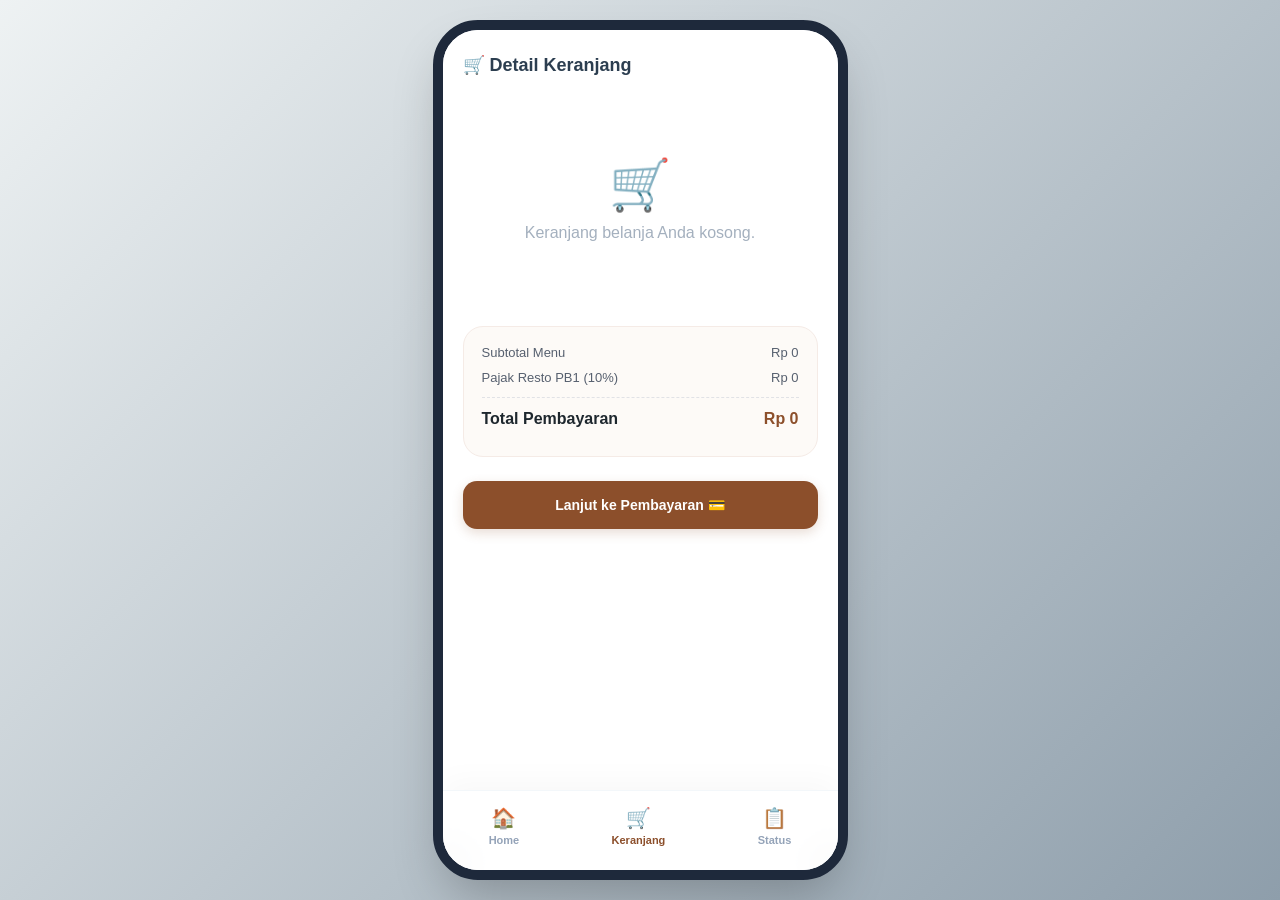
<file: cart.html>
<!DOCTYPE html>
<html lang="id">
<head>
    <meta charset="UTF-8">
    <meta name="viewport" content="width=device-width, initial-scale=1.0">
    <title>Sunday Coffee - Keranjang</title>
    <link rel="stylesheet" href="style.css">
    <style>
        .cart-item { display: flex; align-items: center; gap: 16px; padding: 16px 0; border-bottom: 1px solid #f1f2f6; }
        .cart-img { width: 60px; height: 60px; object-fit: contain; background: #f8f9fa; border-radius: 12px; }
        .cart-details { flex: 1; }
        .cart-details h4 { font-size: 14px; color: #2c3e50; margin-bottom: 4px; }
        .qty-box { display: flex; align-items: center; gap: 12px; border: 1px solid #e1e2e6; padding: 6px 12px; border-radius: 20px; background: #f8f9fa; }
        .qty-btn { border: none; background: transparent; font-weight: bold; cursor: pointer; color: #8c4f2b; font-size: 14px; }
        .summary-card { background: #fdfaf7; border: 1px solid #f5ebe6; padding: 18px; border-radius: 20px; margin-top: 24px; }
        .summary-row { display: flex; justify-content: space-between; font-size: 13px; margin-bottom: 10px; color: #57606f; }
    </style>
</head>
<body>

    <div class="mobile-container">
        <div class="scroll-content">
            <h3 style="margin-bottom: 20px; color: #2c3e50; font-size: 18px; font-weight: 800;">🛒 Detail Keranjang</h3>
            
            <!-- List Item Belanjaan -->
            <div id="cart-list"></div>

            <!-- Rincian Biaya -->
            <div class="summary-card">
                <div class="summary-row"><span>Subtotal Menu</span><span id="subtotal">Rp 0</span></div>
                <div class="summary-row"><span>Pajak Resto PB1 (10%)</span><span id="pajak">Rp 0</span></div>
                <hr style="border: 0; border-top: 1px dashed #e1e2e6; margin: 12px 0;">
                <div class="summary-row" style="font-weight: 800; color: #1e272e; font-size: 16px;">
                    <span>Total Pembayaran</span>
                    <span id="total" style="color: #8c4f2b;">Rp 0</span>
                </div>
            </div>

            <button class="btn-tambah" style="margin-top: 24px; padding: 16px; font-size: 14px; background-color: #8c4f2b; box-shadow: 0 4px 12px rgba(140, 79, 43, 0.2);" onclick="location.href='payment.html'">
                Lanjut ke Pembayaran 💳
            </button>
        </div>

        <!-- Tetap Terkunci Statis di Bawah HP -->
        <div class="bottom-nav">
            <a href="index.html" class="nav-item"><span>🏠</span>Home</a>
            <a href="cart.html" class="nav-item active"><span>🛒</span>Keranjang</a>
            <a href="success.html" class="nav-item"><span>📋</span>Status</a>
        </div>
    </div>

    <script>
        let keranjang = JSON.parse(localStorage.getItem('keranjang_mas_amba')) || [];

        function renderKeranjang() {
            const container = document.getElementById('cart-list');
            if(keranjang.length === 0) {
                container.innerHTML = `
                    <div style="text-align:center; padding:60px 0; color:#a4b0be;">
                        <span style="font-size: 50px; display:block; margin-bottom:10px;">🛒</span>
                        Keranjang belanja Anda kosong.
                    </div>`;
                return;
            }
            container.innerHTML = '';
            let subtotal = 0;

            keranjang.forEach((item, index) => {
                subtotal += item.harga * item.qty;
                container.innerHTML += `
                    <div class="cart-item">
                        <img src="${item.gambar}" class="cart-img" onerror="this.src='assets/images/logo.jpg'">
                        <div class="cart-details">
                            <h4>${item.nama}</h4>
                            <p style="font-size:13px; color:#8c4f2b; font-weight:700;">Rp ${(item.harga * item.qty).toLocaleString('id-ID')}</p>
                        </div>
                        <div class="qty-box">
                            <button class="qty-btn" onclick="ubahJumlah(${index}, -1)">-</button>
                            <span style="font-size:13px; font-weight:bold; color:#2c3e50;">${item.qty}</span>
                            <button class="qty-btn" onclick="ubahJumlah(${index}, 1)">+</button>
                        </div>
                    </div>
                `;
            });

            let tax = subtotal * 0.1;
            let total = subtotal + tax;
            document.getElementById('subtotal').innerText = `Rp ${subtotal.toLocaleString('id-ID')}`;
            document.getElementById('pajak').innerText = `Rp ${tax.toLocaleString('id-ID')}`;
            document.getElementById('total').innerText = `Rp ${total.toLocaleString('id-ID')}`;
            localStorage.setItem('total_bayar_mas_amba', total);
        }

        function ubahJumlah(index, aksi) {
            keranjang[index].qty += aksi;
            if(keranjang[index].qty <= 0) keranjang.splice(index, 1);
            localStorage.setItem('keranjang_mas_amba', JSON.stringify(keranjang));
            renderKeranjang();
        }

        renderKeranjang();
    </script>
</body>
</html>
</file>
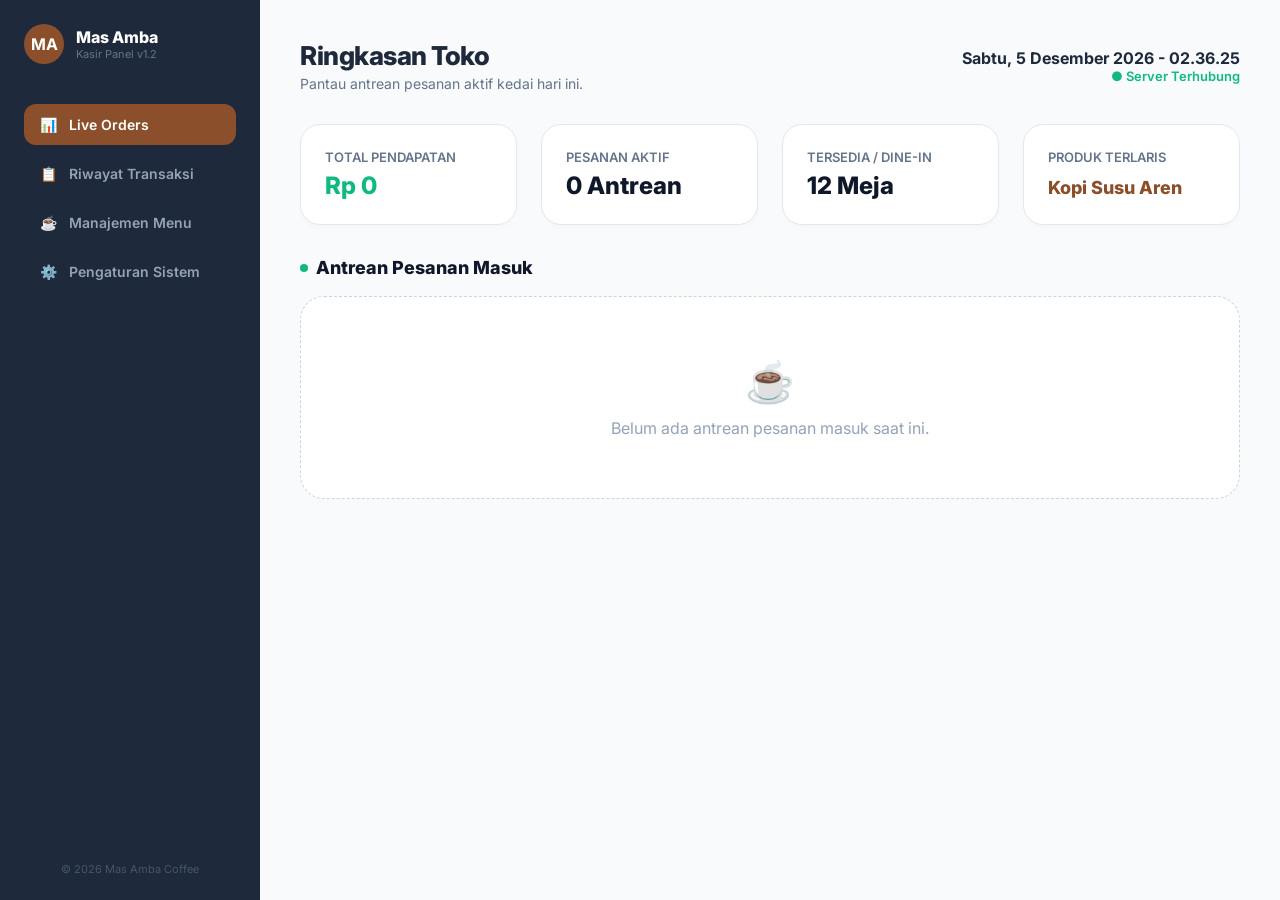
<file: dashboard.html>
<!DOCTYPE html>
<html lang="id">
<head>
    <meta charset="UTF-8">
    <meta name="viewport" content="width=device-width, initial-scale=1.0">
    <title>Mas Amba - Dashboard Kasir & Barista</title>
    <link href="https://fonts.googleapis.com/css2?family=Inter:wght@400;600;700;800&display=swap" rel="stylesheet">
    <link rel="stylesheet" href="dashboard.css">
</head>
<body>

    <!-- SIDEBAR NAVIGASI -->
    <div class="sidebar">
        <div>
            <div class="brand-section">
                <div class="brand-logo">MA</div>
                <div>
                    <h2>Mas Amba</h2>
                    <p>Kasir Panel v1.2</p>
                </div>
            </div>
            <nav>
                <a href="#" class="menu-link active" onclick="switchTab(event, 'live-orders')"><span>📊</span> Live Orders</a>
                <a href="#" class="menu-link" onclick="switchTab(event, 'riwayat')"><span>📋</span> Riwayat Transaksi</a>
                <a href="#" class="menu-link" onclick="switchTab(event, 'manajemen-menu')"><span>☕</span> Manajemen Menu</a>
                <a href="#" class="menu-link" onclick="switchTab(event, 'pengaturan')"><span>⚙️</span> Pengaturan Sistem</a>
            </nav>
        </div>
        <p class="sidebar-footer">© 2026 Mas Amba Coffee</p>
    </div>

    <!-- AREA KONTEN UTAMA -->
    <div class="main-content">
        <div class="header-dashboard">
            <div>
                <h1 id="page-title">Ringkasan Toko</h1>
                <p class="subtitle" id="page-subtitle">Pantau antrean pesanan aktif kedai hari ini.</p>
            </div>
            <div class="server-status">
                <p id="live-clock">Memuat waktu...</p>
                <p class="status-indicator">● Server Terhubung</p>
            </div>
        </div>

        <!-- ================= TAB 1: LIVE ORDERS ================= -->
        <div id="content-live-orders" class="tab-content active">
            <!-- STATS CARDS -->
            <div class="stats-grid">
                <div class="stat-card">
                    <p>TOTAL PENDAPATAN</p>
                    <h3 class="txt-success" id="stat-pendapatan">Rp 0</h3>
                </div>
                <div class="stat-card">
                    <p>PESANAN AKTIF</p>
                    <h3 id="stat-aktif">0 Antrean</h3>
                </div>
                <div class="stat-card">
                    <p>TERSEDIA / DINE-IN</p>
                    <h3>12 Meja</h3>
                </div>
                <div class="stat-card">
                    <p>PRODUK TERLARIS</p>
                    <h3 class="txt-brand">Kopi Susu Aren</h3>
                </div>
            </div>

            <h3 class="section-title"><span class="live-indicator"></span> Antrean Pesanan Masuk</h3>
            <div class="order-grid" id="live-order-container">
                <!-- Data Pesanan Masuk Mas Amba Di-render via JS -->
            </div>
        </div>

        <!-- ================= TAB 2: RIWAYAT TRANSAKSI ================= -->
        <div id="content-riwayat" class="tab-content">
            <div class="card-table-container">
                <table class="data-table">
                    <thead>
                        <tr>
                            <th>ID Pesanan</th>
                            <th>Waktu</th>
                            <th>No. Meja</th>
                            <th>Detail Menu</th>
                            <th>Total Bayar</th>
                            <th>Status</th>
                        </tr>
                    </thead>
                    <tbody id="riwayat-table-body">
                        <!-- Data riwayat closing/arsip masuk ke sini -->
                    </tbody>
                </table>
            </div>
        </div>

        <!-- ================= TAB 3: MANAJEMEN MENU ================= -->
        <div id="content-manajemen-menu" class="tab-content">
            <div class="menu-management-header">
                <h3>Daftar Menu Kedai Mas Amba</h3>
                <button class="btn-action btn-serve" style="width: auto; padding: 10px 20px;">+ Tambah Menu Baru</button>
            </div>
            <div class="card-table-container">
                <table class="data-table">
                    <thead>
                        <tr>
                            <th>Produk</th>
                            <th>Kategori</th>
                            <th>Harga Satuan</th>
                            <th>Status Stok</th>
                            <th>Aksi</th>
                        </tr>
                    </thead>
                    <tbody>
                        <tr>
                            <td><strong>Kopi Susu Aren</strong></td>
                            <td>Coffee</td>
                            <td>Rp 15.000</td>
                            <td><span class="status-badge status-siap">Tersedia</span></td>
                            <td><button class="btn-action btn-serve" style="padding: 4px 10px; font-size:11px;">Edit</button></td>
                        </tr>
                        <tr>
                            <td><strong>Matcha Signature</strong></td>
                            <td>Non-Coffee</td>
                            <td>Rp 20.000</td>
                            <td><span class="status-badge status-siap">Tersedia</span></td>
                            <td><button class="btn-action btn-serve" style="padding: 4px 10px; font-size:11px;">Edit</button></td>
                        </tr>
                        <tr>
                            <td><strong>Croissant Chocolate</strong></td>
                            <td>Pastry</td>
                            <td>Rp 18.000</td>
                            <td><span class="status-badge status-proses" style="background:#fee2e2; color:#ef4444;">Habis</span></td>
                            <td><button class="btn-action btn-serve" style="padding: 4px 10px; font-size:11px;">Edit</button></td>
                        </tr>
                    </tbody>
                </table>
            </div>
        </div>

        <!-- ================= TAB 4: PENGATURAN SISTEM ================= -->
        <div id="content-pengaturan" class="tab-content">
            <div class="stat-card" style="max-width: 600px; padding: 30px;">
                <h3 style="font-size: 18px; margin-bottom: 20px;">Konfigurasi Printer & Kasir</h3>
                <div style="margin-bottom: 15px;">
                    <label style="display:block; font-size:13px; font-weight:700; margin-bottom:6px;">Nama Kedai / Outlet</label>
                    <input type="text" value="Mas Amba Coffee - Cabang Semarang" style="width:100%; padding:10px; border:1px solid #e2e8f0; border-radius:8px;">
                </div>
                <div style="margin-bottom: 20px;">
                    <label style="display:block; font-size:13px; font-weight:700; margin-bottom:6px;">Pajak PB1 / Restoran</label>
                    <input type="text" value="10%" style="width:100%; padding:10px; border:1px solid #e2e8f0; border-radius:8px;">
                </div>
                <button class="btn-action btn-serve" onclick="alert('Pengaturan berhasil disimpan!')">Simpan Perubahan</button>
            </div>
        </div>

    </div>

    <script src="dashboard.js"></script>
</body>
</html>
</file>
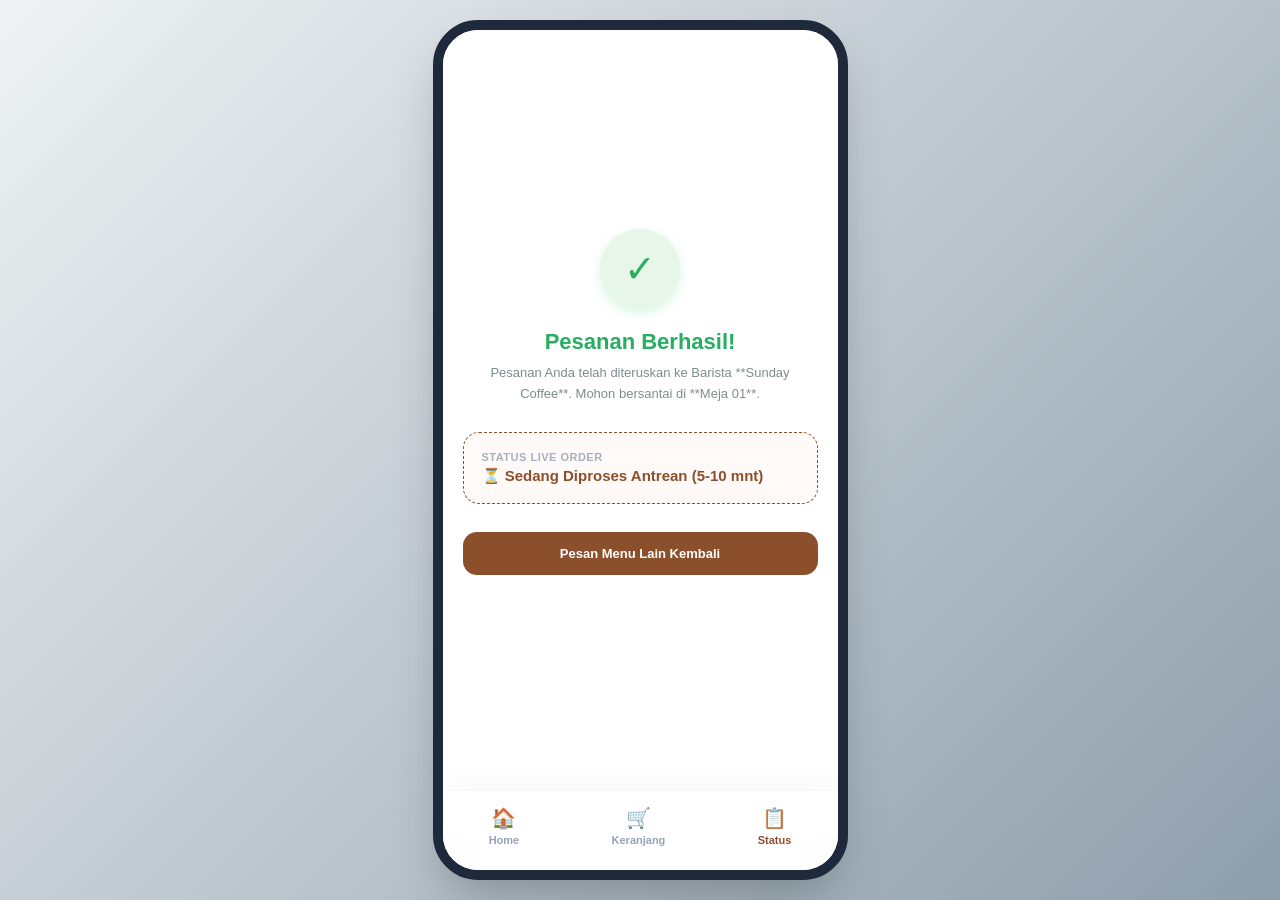
<file: success.html>
<!DOCTYPE html>
<html lang="id">
<head>
    <meta charset="UTF-8">
    <meta name="viewport" content="width=device-width, initial-scale=1.0">
    <title>Sunday Coffee - Pesanan Berhasil</title>
    <link rel="stylesheet" href="style.css">
</head>
<body>

    <div class="mobile-container">
        <div class="scroll-content" style="display: flex; flex-direction: column; align-items: center; justify-content: center; min-height: 100%; text-align: center;">
            
            <div style="background: #e8f5e9; width: 80px; height: 80px; border-radius: 50%; display: flex; align-items: center; justify-content: center; margin-bottom: 20px; box-shadow: 0 4px 12px rgba(46, 213, 115, 0.2);">
                <span style="font-size: 38px; color: #27ae60;">✓</span>
            </div>

            <h2 style="color: #27ae60; font-size: 22px; font-weight: 800;">Pesanan Berhasil!</h2>
            <p style="font-size: 13px; color: #7f8c8d; line-height: 1.6; padding: 0 15px; margin-top: 8px;">
                Pesanan Anda telah diteruskan ke Barista **Sunday Coffee**. Mohon bersantai di **Meja 01**.
            </p>

            <div style="background: #fffaf7; border: 1px dashed #8c4f2b; padding: 18px; border-radius: 16px; width: 100%; margin: 28px 0; text-align: left;">
                <p style="font-size: 11px; color: #a4b0be; font-weight: 700; text-transform: uppercase; letter-spacing: 0.5px;">Status Live Order</p>
                <h3 style="color: #8c4f2b; font-size: 15px; margin-top: 4px; font-weight: 700;">⏳ Sedang Diproses Antrean (5-10 mnt)</h3>
            </div>

            <button class="btn-tambah" style="padding: 14px; font-size: 13px;" onclick="location.href='index.html'">
                Pesan Menu Lain Kembali
            </button>
        </div>

        <div class="bottom-nav">
            <a href="index.html" class="nav-item"><span>🏠</span>Home</a>
            <a href="cart.html" class="nav-item"><span>🛒</span>Keranjang</a>
            <a href="success.html" class="nav-item active"><span>📋</span>Status</a>
        </div>
    </div>

</body>
</html>
</file>
<file: style.css>
* {
    margin: 0;
    padding: 0;
    box-sizing: border-box;
    font-family: 'Inter', -apple-system, BlinkMacSystemFont, "Segoe UI", Roboto, sans-serif;
}

body {
    background: linear-gradient(135deg, #eef2f3 0%, #8e9eab 100%);
    display: flex;
    justify-content: center;
    align-items: center;
    min-height: 100vh;
    padding: 20px 0;
}

/* Bingkai Smartphone HD Ultra Premium */
.mobile-container {
    width: 100%;
    max-width: 415px;
    height: 860px;
    background-color: #f8fafc;
    border-radius: 45px;
    box-shadow: 0 25px 50px -12px rgba(0, 0, 0, 0.25);
    border: 10px solid #1e293b; /* Casing HP fisik yang solid */
    position: relative;
    display: flex;
    flex-direction: column;
    overflow: hidden;
}

/* Area Konten Tengah */
.scroll-content {
    flex: 1;
    overflow-y: auto;
    padding: 24px 20px 120px 20px;
    background: #ffffff;
}
.scroll-content::-webkit-scrollbar {
    display: none;
}

/* Header Mas Amba Premium */
.header-kedai {
    display: flex;
    align-items: center;
    gap: 14px;
    margin-bottom: 24px;
    background: #f8fafc;
    padding: 12px 16px;
    border-radius: 20px;
    border: 1px solid #f1f5f9;
}
.logo-app { 
    width: 48px; 
    height: 48px; 
    border-radius: 50%; 
    object-fit: cover; 
    box-shadow: 0 4px 10px rgba(140, 79, 43, 0.15);
}
.header-text h2 { font-size: 18px; color: #0f172a; font-weight: 800; letter-spacing: -0.5px; }
.header-text p { font-size: 11px; color: #10b981; font-weight: 700; display: flex; align-items: center; gap: 4px; }

/* Banner Promo Neo-Morph */
.promo-banner {
    background: linear-gradient(135deg, #8c4f2b 0%, #593119 100%);
    color: white;
    padding: 24px;
    border-radius: 24px;
    margin-bottom: 26px;
    position: relative;
    box-shadow: 0 10px 25px rgba(140, 79, 43, 0.25);
    overflow: hidden;
}
.promo-banner::before {
    content: '';
    position: absolute;
    top: -20px;
    right: -20px;
    width: 100px;
    height: 100px;
    background: rgba(255,255,255,0.05);
    border-radius: 50%;
}
.promo-badge {
    background: rgba(255, 255, 255, 0.2);
    backdrop-filter: blur(4px);
    color: #fff;
    font-size: 9px;
    font-weight: 800;
    padding: 5px 12px;
    border-radius: 30px;
    display: inline-block;
    margin-bottom: 12px;
    letter-spacing: 0.5px;
    border: 1px solid rgba(255,255,255,0.1);
}
.promo-banner h3 { font-size: 17px; margin-bottom: 6px; font-weight: 800; line-height: 1.4; }
.promo-banner p { font-size: 11px; opacity: 0.85; line-height: 1.6; }

/* Tabs Kategori Smooth */
.kategori-tabs {
    display: flex;
    gap: 8px;
    margin-bottom: 26px;
    overflow-x: auto;
}
.tab-btn {
    background-color: #f1f5f9;
    color: #64748b;
    border: none;
    padding: 10px 20px;
    border-radius: 16px;
    font-size: 12px;
    font-weight: 700;
    cursor: pointer;
    transition: all 0.25s cubic-bezier(0.4, 0, 0.2, 1);
}
.tab-btn.active {
    background-color: #8c4f2b;
    color: #ffffff;
    box-shadow: 0 8px 16px rgba(140, 79, 43, 0.2);
}

/* Grid Menu HD */
#menu-container {
    display: grid;
    grid-template-columns: 1fr 1fr;
    gap: 16px;
}
.card-menu {
    background: #ffffff;
    border: 1px solid #f1f5f9;
    border-radius: 24px;
    padding: 14px;
    box-shadow: 0 4px 6px -1px rgba(0, 0, 0, 0.02), 0 2px 4px -1px rgba(0, 0, 0, 0.01);
    display: flex;
    flex-direction: column;
    justify-content: space-between;
    transition: all 0.25s ease;
}
.card-menu:hover {
    transform: translateY(-2px);
    box-shadow: 0 10px 20px rgba(0,0,0,0.04);
    border-color: #e2e8f0;
}
.img-menu {
    width: 100%;
    height: 125px;
    object-fit: contain;
    margin-bottom: 12px;
}
.menu-info h4 { font-size: 13px; color: #1e293b; margin-bottom: 4px; font-weight: 700; line-height: 1.4; }
.menu-info .harga { font-size: 14px; color: #8c4f2b; font-weight: 800; margin-bottom: 12px; }

/* Tombol Tambah Lebih Soft */
.btn-tambah {
    width: 100%;
    background-color: #8c4f2b;
    color: white;
    border: none;
    padding: 11px 0;
    border-radius: 14px;
    font-size: 12px;
    font-weight: 700;
    cursor: pointer;
    transition: all 0.2s;
}
.btn-tambah:active { transform: scale(0.97); background-color: #593119; }

/* Floating Cart Glassmorphic */
.floating-cart {
    position: absolute;
    bottom: 96px;
    left: 20px;
    right: 20px;
    background: linear-gradient(135deg, #10b981, #059669);
    color: white;
    padding: 16px 22px;
    border-radius: 20px;
    display: flex;
    justify-content: space-between;
    align-items: center;
    box-shadow: 0 10px 25px rgba(16, 185, 129, 0.3);
    z-index: 99;
}
.view-cart-btn { color: white; text-decoration: none; font-weight: 800; font-size: 13px; }

/* Bottom Nav Glassmorphism Premium */
.bottom-nav {
    position: absolute;
    bottom: 0;
    left: 0;
    right: 0;
    height: 80px;
    background: rgba(255, 255, 255, 0.85);
    backdrop-filter: blur(20px);
    border-top: 1px solid rgba(241, 245, 249, 0.8);
    display: flex;
    justify-content: space-around;
    align-items: center;
    z-index: 100;
    padding-bottom: 10px;
    box-shadow: 0 -8px 32px rgba(0, 0, 0, 0.03);
}
.nav-item {
    display: flex;
    flex-direction: column;
    align-items: center;
    text-decoration: none;
    color: #94a3b8;
    font-size: 11px;
    font-weight: 700;
    transition: color 0.25s;
}
.nav-item.active { color: #8c4f2b; }
.nav-item span { font-size: 20px; margin-bottom: 4px; }

/* Metode Pembayaran Card */
.method-card {
    display: flex;
    align-items: center;
    justify-content: space-between;
    background-color: #ffffff;
    border: 2px solid #e2e8f0;
    border-radius: 16px;
    padding: 18px 20px;
    margin-bottom: 12px;
    cursor: pointer;
    transition: all 0.2s ease;
}
.method-card.selected {
    border-color: #8c4f2b;
    background-color: #fffaf7;
    box-shadow: 0 4px 12px rgba(140, 79, 43, 0.06);
}
.method-card input[type="radio"] {
    accent-color: #8c4f2b;
    width: 18px;
    height: 18px;
}
.qr-display-box {
    background-color: #f8fafc;
    border: 2px dashed #cbd5e1;
    border-radius: 24px;
    padding: 24px;
    text-align: center;
    margin: 20px 0;
}
.timer-text { font-size: 12px; color: #ef4444; font-weight: 700; margin-top: 8px; }
</file>
<file: dashboard.css>
* {
    margin: 0;
    padding: 0;
    box-sizing: border-box;
    font-family: 'Inter', sans-serif;
}

body {
    background-color: #f8fafc;
    color: #1e293b;
    display: flex;
    min-height: 100vh;
}

/* --- SIDEBAR STYLE --- */
.sidebar {
    width: 260px;
    background-color: #1e293b;
    color: white;
    padding: 24px;
    display: flex;
    flex-direction: column;
    justify-content: space-between;
    position: fixed;
    height: 100vh;
    left: 0;
    top: 0;
}

.brand-section {
    display: flex;
    align-items: center;
    gap: 12px;
    margin-bottom: 40px;
}

.brand-section h2 {
    font-size: 16px; 
    font-weight: 800;
}

.brand-section p {
    font-size: 11px; 
    color: #64748b;
}

.brand-logo {
    width: 40px;
    height: 40px;
    border-radius: 50%;
    background: #8c4f2b;
    display: flex;
    align-items: center;
    justify-content: center;
    font-weight: bold;
    font-size: 16px;
}

.menu-link {
    display: flex;
    align-items: center;
    gap: 12px;
    color: #94a3b8;
    text-decoration: none;
    padding: 12px 16px;
    border-radius: 12px;
    font-weight: 600;
    font-size: 14px;
    margin-bottom: 8px;
    transition: all 0.2s;
}

.menu-link.active, .menu-link:hover {
    background-color: #8c4f2b;
    color: white;
}

.sidebar-footer {
    font-size: 11px; 
    color: #475569; 
    text-align: center;
}

/* --- MAIN CONTENT AREA --- */
.main-content {
    flex: 1;
    padding: 40px;
    margin-left: 260px; /* Jarak pas dari Lebar Sidebar */
    overflow-y: auto;
}

.header-dashboard {
    display: flex;
    justify-content: space-between;
    align-items: center;
    margin-bottom: 32px;
}

.header-dashboard h1 {
    font-size: 26px; 
    font-weight: 800; 
    letter-spacing: -0.5px;
}

.header-dashboard .subtitle {
    color: #64748b; 
    font-size: 14px; 
    margin-top: 4px;
}

.server-status {
    text-align: right;
}

.server-status #live-clock {
    font-weight: 700;
}

.status-indicator {
    font-size: 13px; 
    color: #10b981; 
    font-weight: 600;
}

/* --- STATS GRID --- */
.stats-grid {
    display: grid;
    grid-template-columns: repeat(4, 1fr);
    gap: 24px;
    margin-bottom: 32px;
}

.stat-card {
    background: white;
    padding: 24px;
    border-radius: 20px;
    border: 1px solid #e2e8f0;
    box-shadow: 0 4px 6px -1px rgba(0,0,0,0.02);
}

.stat-card p { 
    font-size: 13px; 
    color: #64748b; 
    font-weight: 600; 
}

.stat-card h3 { 
    font-size: 24px; 
    color: #0f172a; 
    font-weight: 800; 
    margin-top: 6px; 
}

.txt-success { color: #10b981 !important; }
.txt-brand { color: #8c4f2b !important; font-size: 18px !important; margin-top: 12px !important; }

/* --- LIVE ORDER MONITOR --- */
.section-title {
    font-size: 18px;
    font-weight: 800;
    margin-bottom: 18px;
    color: #0f172a;
    display: flex;
    align-items: center;
    gap: 8px;
}

.live-indicator {
    width: 8px;
    height: 8px;
    background-color: #10b981;
    border-radius: 50%;
    animation: pulse 1.5s infinite;
}

.order-grid {
    display: grid;
    grid-template-columns: repeat(3, 1fr);
    gap: 24px;
}

.order-card {
    background: white;
    border: 1px solid #e2e8f0;
    border-radius: 24px;
    padding: 24px;
    box-shadow: 0 10px 15px -3px rgba(0,0,0,0.02);
    display: flex;
    flex-direction: column;
    justify-content: space-between;
    position: relative;
}

.order-card.priority {
    border-left: 5px solid #8c4f2b;
}

.order-header {
    display: flex;
    justify-content: space-between;
    margin-bottom: 16px;
}

.table-badge {
    background: #fffaf7;
    color: #8c4f2b;
    font-weight: 800;
    padding: 6px 14px;
    border-radius: 30px;
    font-size: 12px;
    border: 1px solid #f5ebe6;
}

.status-badge {
    font-size: 11px;
    font-weight: 700;
    padding: 6px 12px;
    border-radius: 30px;
}

.status-proses { background: #fef3c7; color: #d97706; }
.status-siap { background: #e0f2fe; color: #0284c7; }

.item-list {
    list-style: none;
    margin-bottom: 20px;
}

.item-list li {
    font-size: 14px;
    color: #334155;
    padding: 8px 0;
    border-bottom: 1px dashed #f1f5f9;
    display: flex;
    justify-content: space-between;
}

.total-row {
    display: flex; 
    justify-content: space-between; 
    font-size: 14px; 
    margin-bottom: 16px; 
    font-weight: 700;
}

.total-row .price {
    color: #8c4f2b;
}

/* --- BUTTONS --- */
.btn-action {
    width: 100%;
    border: none;
    padding: 12px;
    border-radius: 12px;
    font-weight: 700;
    font-size: 13px;
    cursor: pointer;
    transition: all 0.2s;
    text-align: center;
}

.btn-serve { background-color: #8c4f2b; color: white; }
.btn-serve:hover { background-color: #593119; }
.btn-done { background-color: #10b981; color: white; }
.btn-done:hover { background-color: #059669; }

/* ANIMASI PULSE */
@keyframes pulse {
    0% { transform: scale(0.95); box-shadow: 0 0 0 0 rgba(16, 185, 129, 0.7); }
    70% { transform: scale(1); box-shadow: 0 0 0 6px rgba(16, 185, 129, 0); }
    100% { transform: scale(0.95); box-shadow: 0 0 0 0 rgba(16, 185, 129, 0); }
}

/* --- FITUR SPA TAB CONTENT --- */
.tab-content {
    display: none; /* Sembunyikan konten secara default */
}

.tab-content.active {
    display: block; /* Tampilkan tab yang aktif saja */
}

/* --- TABEL DATA STYLE --- */
.card-table-container {
    background: white;
    border-radius: 20px;
    border: 1px solid #e2e8f0;
    box-shadow: 0 4px 6px -1px rgba(0,0,0,0.02);
    padding: 16px;
    margin-top: 10px;
    overflow-x: auto;
}

.data-table {
    width: 100%;
    border-collapse: collapse;
    text-align: left;
}

.data-table th {
    background-color: #f8fafc;
    color: #64748b;
    font-size: 13px;
    font-weight: 700;
    padding: 14px 16px;
    border-bottom: 1px solid #e2e8f0;
}

.data-table td {
    padding: 16px;
    font-size: 14px;
    border-bottom: 1px solid #f1f5f9;
    color: #334155;
}

.menu-management-header {
    display: flex;
    justify-content: space-between;
    align-items: center;
    margin-bottom: 16px;
}
</file>
